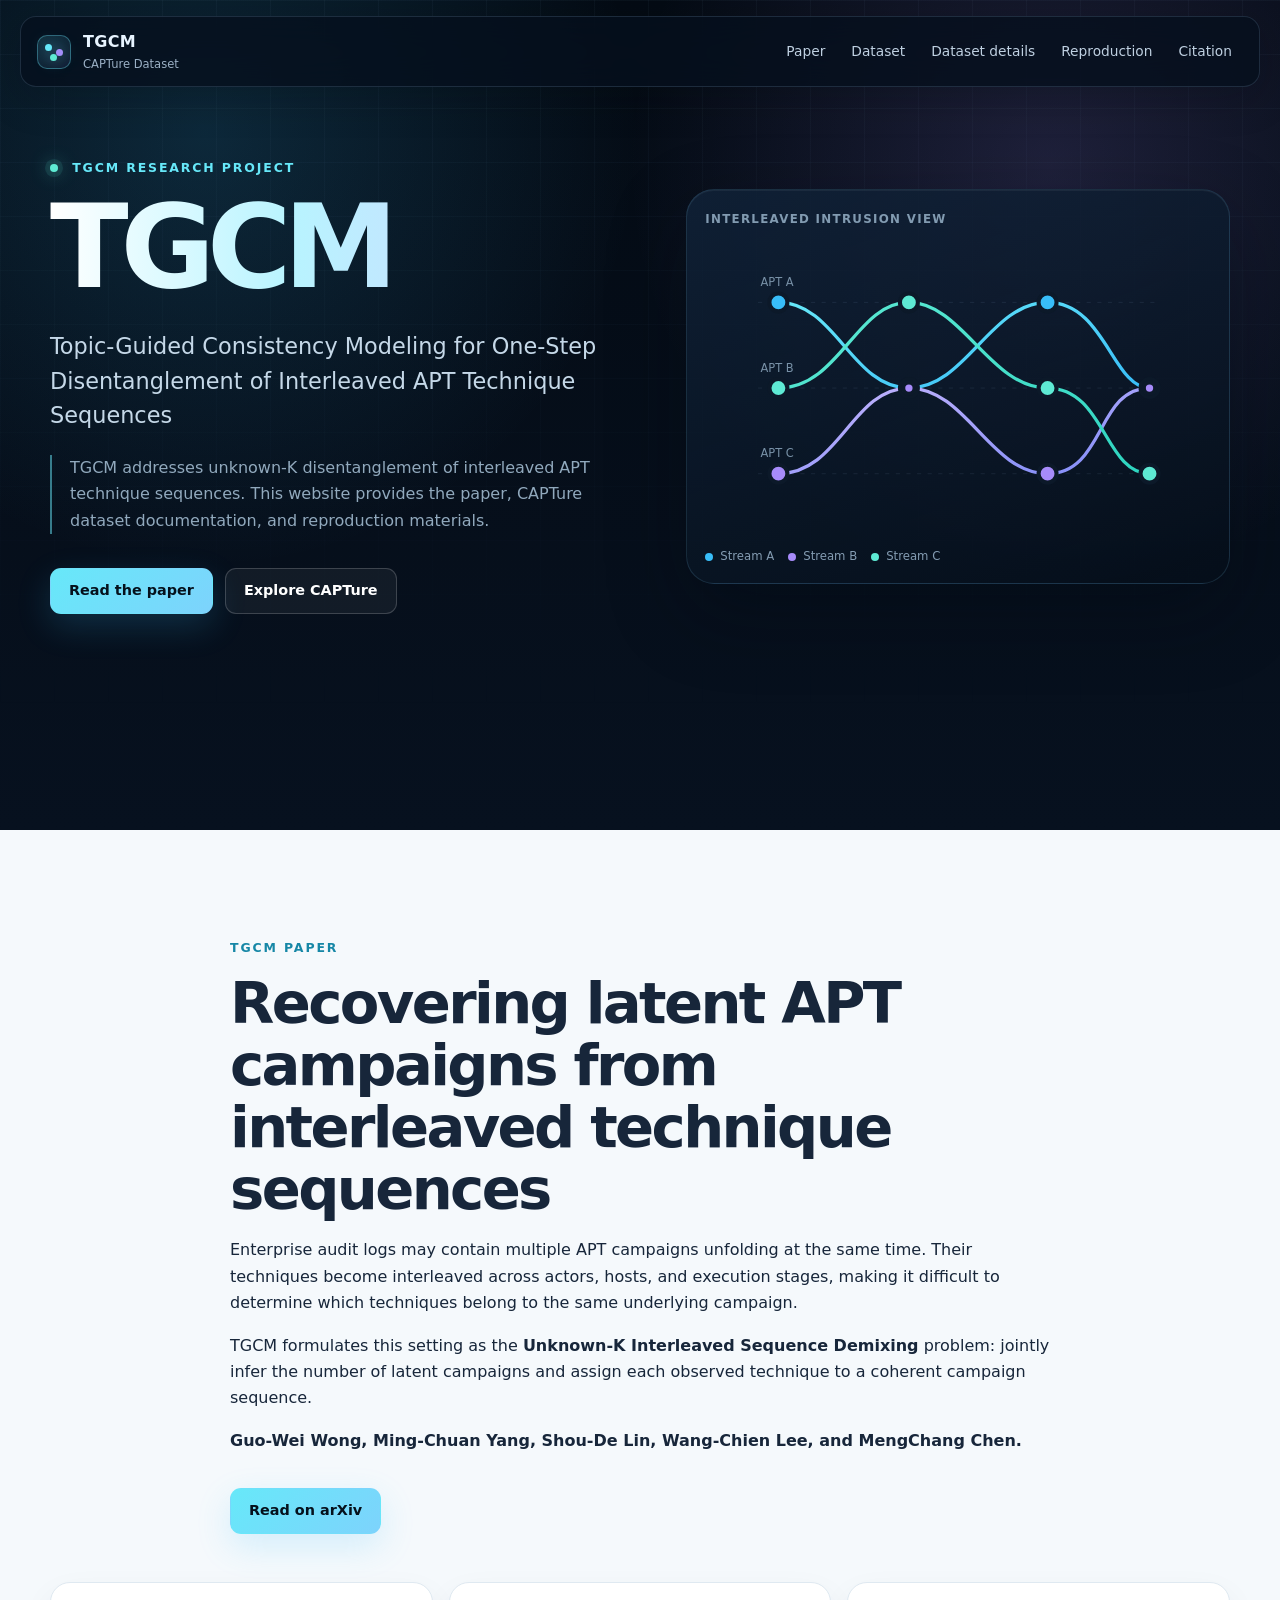
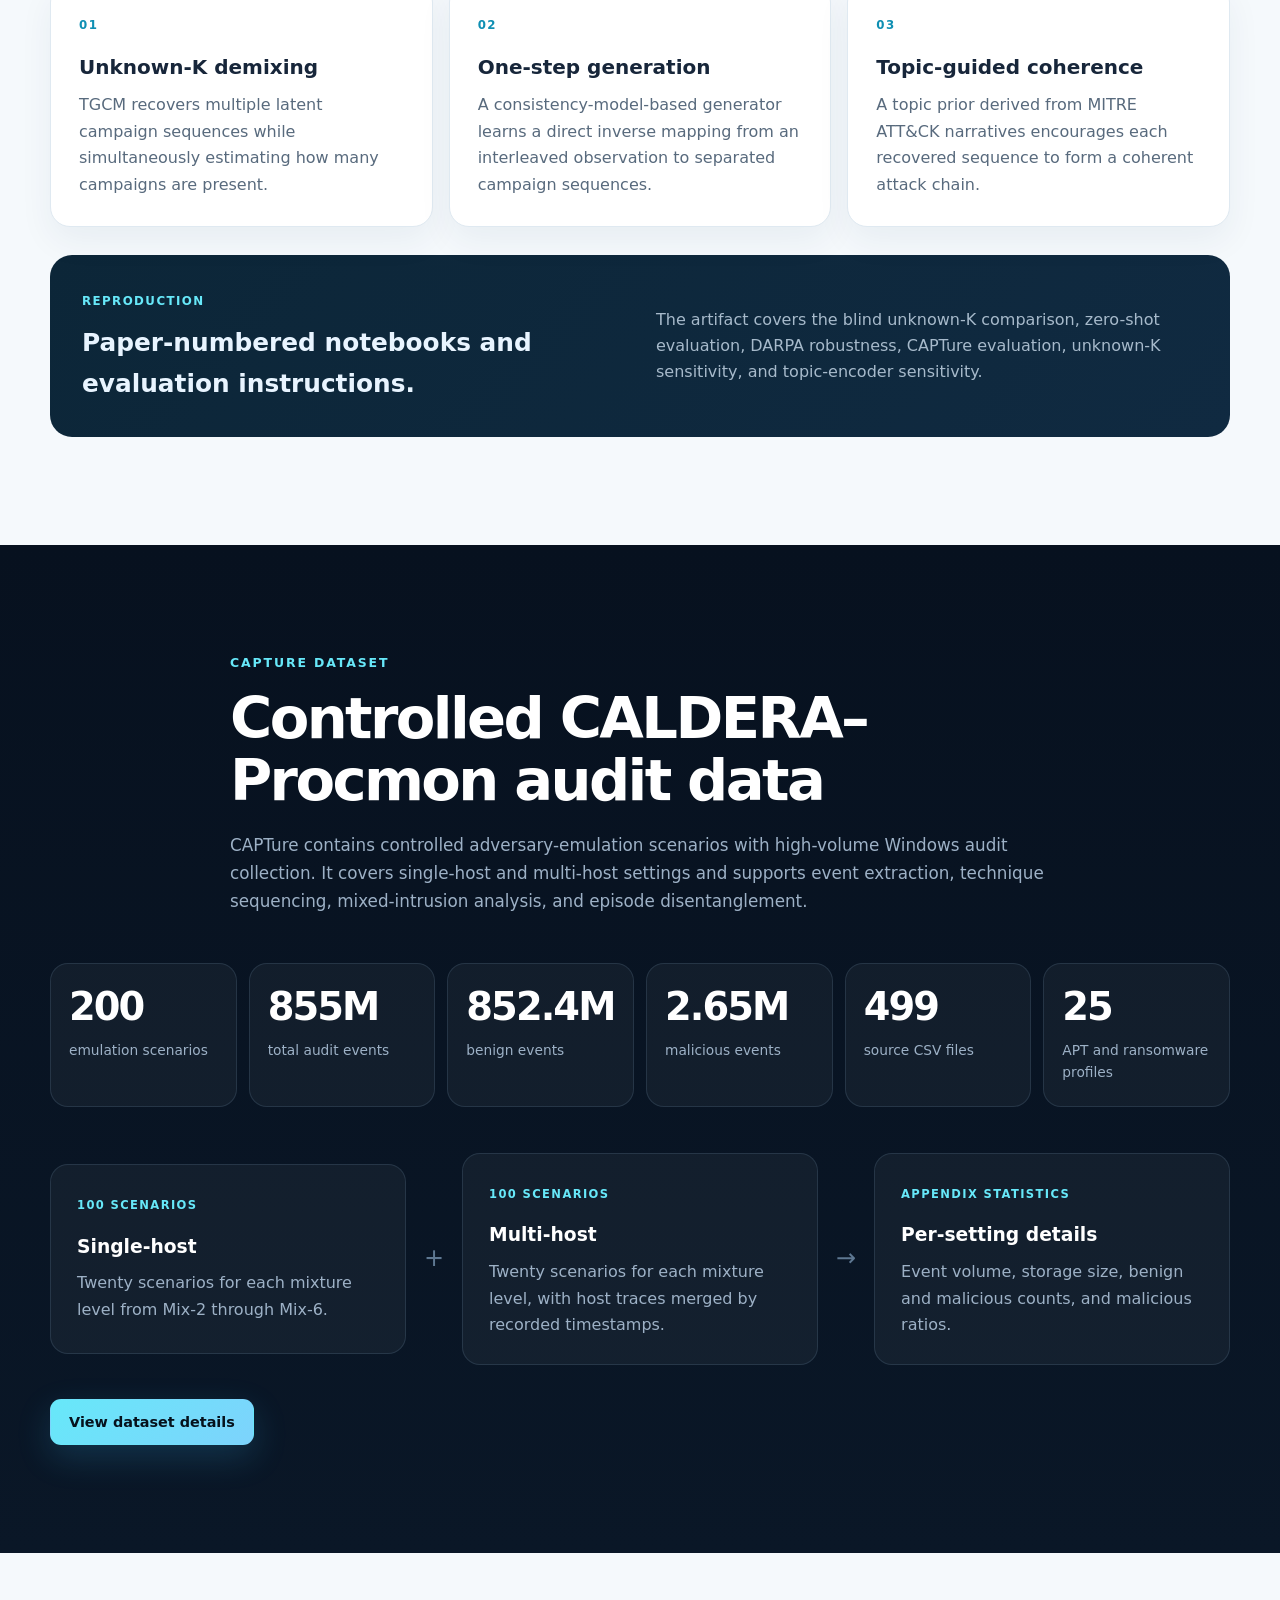
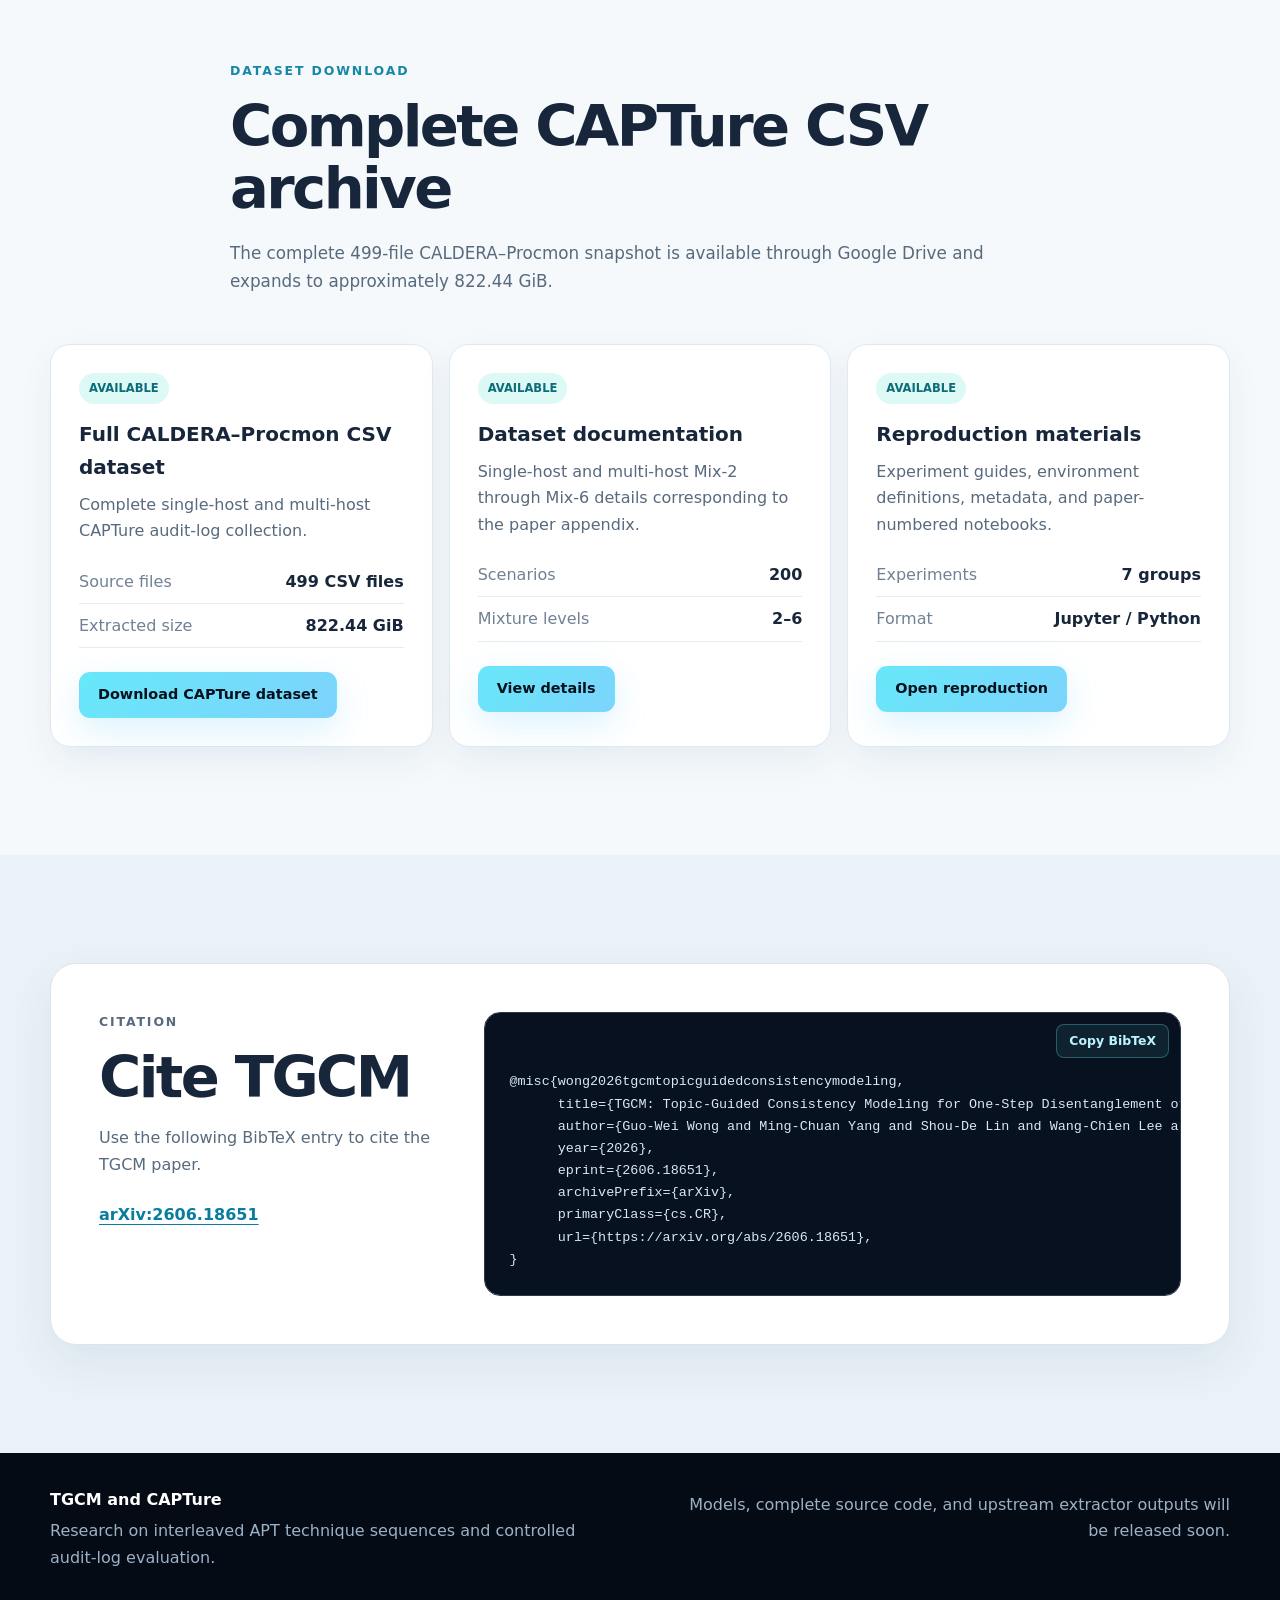
<file: index.html>
<!doctype html>
<html lang="en">
<head>
  <meta charset="utf-8">
  <meta name="viewport" content="width=device-width, initial-scale=1">
  <meta name="description" content="TGCM and CAPTure: topic-guided disentanglement of interleaved APT technique sequences and a controlled CALDERA–Procmon audit-log dataset.">
  <meta name="theme-color" content="#07111f">
  <title>TGCM | CAPTure Dataset</title>
  <link rel="stylesheet" href="styles.css">
  <link rel="stylesheet" href="citation.css">
  <script defer src="app.js"></script>
</head>
<body>
  <a class="skip-link" href="#main">Skip to content</a>
  <header class="site-header">
    <a class="brand" href="#top" aria-label="TGCM home">
      <span class="brand-mark" aria-hidden="true"><i></i><i></i><i></i></span>
      <span><strong>TGCM</strong><small>CAPTure Dataset</small></span>
    </a>
    <button class="nav-toggle" type="button" aria-expanded="false" aria-controls="site-nav">Menu</button>
    <nav id="site-nav" class="site-nav" aria-label="Primary navigation">
      <a href="#overview">Paper</a>
      <a href="#dataset">Dataset</a>
      <a href="dataset/">Dataset details</a>
      <a href="reproduction/">Reproduction</a>
      <a href="#citation">Citation</a>
    </nav>
  </header>

  <main id="main">
    <section id="top" class="hero">
      <div class="hero-grid">
        <div class="hero-copy">
          <p class="eyebrow"><span class="status-dot"></span> TGCM research project</p>
          <h1>TGCM</h1>
          <p class="hero-title">Topic-Guided Consistency Modeling for One-Step Disentanglement of Interleaved APT Technique Sequences</p>
          <p class="hero-note">TGCM addresses unknown-K disentanglement of interleaved APT technique sequences. This website provides the paper, CAPTure dataset documentation, and reproduction materials.</p>
          <div class="hero-actions">
            <a class="button button-primary" href="https://arxiv.org/abs/2606.18651" target="_blank" rel="noopener">Read the paper</a>
            <a class="button button-secondary" href="#dataset">Explore CAPTure</a>
          </div>
        </div>

        <div class="graph-panel" aria-label="Illustration of interleaved attack streams">
          <div class="graph-label">Interleaved intrusion view</div>
          <svg viewBox="0 0 620 390" role="img" aria-labelledby="graph-title graph-desc">
            <title id="graph-title">Interleaved attack event graph</title>
            <desc id="graph-desc">Three event paths cross hosts and form a mixed intrusion sequence.</desc>
            <defs>
              <linearGradient id="edge-a" x1="0" y1="0" x2="1" y2="1"><stop offset="0" stop-color="#67e8f9"/><stop offset="1" stop-color="#38bdf8"/></linearGradient>
              <linearGradient id="edge-b" x1="0" y1="0" x2="1" y2="1"><stop offset="0" stop-color="#c4b5fd"/><stop offset="1" stop-color="#818cf8"/></linearGradient>
              <linearGradient id="edge-c" x1="0" y1="0" x2="1" y2="1"><stop offset="0" stop-color="#5eead4"/><stop offset="1" stop-color="#2dd4bf"/></linearGradient>
            </defs>
            <g class="host-lines"><line x1="65" y1="90" x2="555" y2="90"/><line x1="65" y1="195" x2="555" y2="195"/><line x1="65" y1="300" x2="555" y2="300"/></g>
            <g class="edge edge-a"><path d="M90,90 C160,90 180,195 250,195 S350,90 420,90 S500,195 545,195"/></g>
            <g class="edge edge-b"><path d="M90,300 C165,300 180,195 250,195 S350,300 420,300 S480,195 545,195"/></g>
            <g class="edge edge-c"><path d="M90,195 C165,195 185,90 250,90 S350,195 420,195 S490,300 545,300"/></g>
            <g class="nodes path-a"><circle cx="90" cy="90" r="11"/><circle cx="250" cy="195" r="11"/><circle cx="420" cy="90" r="11"/><circle cx="545" cy="195" r="11"/></g>
            <g class="nodes path-b"><circle cx="90" cy="300" r="11"/><circle cx="250" cy="195" r="7"/><circle cx="420" cy="300" r="11"/><circle cx="545" cy="195" r="7"/></g>
            <g class="nodes path-c"><circle cx="90" cy="195" r="11"/><circle cx="250" cy="90" r="11"/><circle cx="420" cy="195" r="11"/><circle cx="545" cy="300" r="11"/></g>
            <g class="host-labels"><text x="68" y="70">APT A</text><text x="68" y="175">APT B</text><text x="68" y="280">APT C</text></g>
          </svg>
          <div class="graph-legend"><span><i class="legend-a"></i> Stream A</span><span><i class="legend-b"></i> Stream B</span><span><i class="legend-c"></i> Stream C</span></div>
        </div>
      </div>
    </section>

    <section id="overview" class="section">
      <div class="section-heading">
        <p class="eyebrow">TGCM paper</p>
        <h2>Recovering latent APT campaigns from interleaved technique sequences</h2>
        <p>Enterprise audit logs may contain multiple APT campaigns unfolding at the same time. Their techniques become interleaved across actors, hosts, and execution stages, making it difficult to determine which techniques belong to the same underlying campaign.</p>
        <p>TGCM formulates this setting as the <strong>Unknown-K Interleaved Sequence Demixing</strong> problem: jointly infer the number of latent campaigns and assign each observed technique to a coherent campaign sequence.</p>
        <p><strong>Guo-Wei Wong, Ming-Chuan Yang, Shou-De Lin, Wang-Chien Lee, and MengChang Chen.</strong></p>
        <div class="hero-actions">
          <a class="button button-primary" href="https://arxiv.org/abs/2606.18651" target="_blank" rel="noopener">Read on arXiv</a>
        </div>
      </div>
      <div class="feature-grid">
        <article><span>01</span><h3>Unknown-K demixing</h3><p>TGCM recovers multiple latent campaign sequences while simultaneously estimating how many campaigns are present.</p></article>
        <article><span>02</span><h3>One-step generation</h3><p>A consistency-model-based generator learns a direct inverse mapping from an interleaved observation to separated campaign sequences.</p></article>
        <article><span>03</span><h3>Topic-guided coherence</h3><p>A topic prior derived from MITRE ATT&amp;CK narratives encourages each recovered sequence to form a coherent attack chain.</p></article>
      </div>
      <div class="integrity-callout">
        <div><span>Reproduction</span><h3>Paper-numbered notebooks and evaluation instructions.</h3></div>
        <p>The artifact covers the blind unknown-K comparison, zero-shot evaluation, DARPA robustness, CAPTure evaluation, unknown-K sensitivity, and topic-encoder sensitivity.</p>
      </div>
    </section>

    <section id="dataset" class="section section-dark">
      <div class="section-heading">
        <p class="eyebrow">CAPTure dataset</p>
        <h2>Controlled CALDERA–Procmon audit data</h2>
        <p>CAPTure contains controlled adversary-emulation scenarios with high-volume Windows audit collection. It covers single-host and multi-host settings and supports event extraction, technique sequencing, mixed-intrusion analysis, and episode disentanglement.</p>
      </div>
      <div class="stats-grid">
        <article><strong>200</strong><span>emulation scenarios</span></article>
        <article><strong>855M</strong><span>total audit events</span></article>
        <article><strong>852.4M</strong><span>benign events</span></article>
        <article><strong>2.65M</strong><span>malicious events</span></article>
        <article><strong>499</strong><span>source CSV files</span></article>
        <article><strong>25</strong><span>APT and ransomware profiles</span></article>
      </div>
      <div class="pipeline" role="list" aria-label="CAPTure data settings">
        <article role="listitem"><span>100 scenarios</span><h3>Single-host</h3><p>Twenty scenarios for each mixture level from Mix-2 through Mix-6.</p></article>
        <div class="pipeline-arrow" aria-hidden="true">+</div>
        <article role="listitem"><span>100 scenarios</span><h3>Multi-host</h3><p>Twenty scenarios for each mixture level, with host traces merged by recorded timestamps.</p></article>
        <div class="pipeline-arrow" aria-hidden="true">→</div>
        <article role="listitem"><span>Appendix statistics</span><h3>Per-setting details</h3><p>Event volume, storage size, benign and malicious counts, and malicious ratios.</p></article>
      </div>
      <div class="hero-actions"><a class="button button-primary" href="dataset/">View dataset details</a></div>
    </section>

    <section id="downloads" class="section">
      <div class="section-heading">
        <p class="eyebrow">Dataset download</p>
        <h2>Complete CAPTure CSV archive</h2>
        <p>The complete 499-file CALDERA–Procmon snapshot is available through Google Drive and expands to approximately 822.44 GiB.</p>
      </div>
      <div class="download-grid">
        <article class="download-card available">
          <div class="download-status">Available</div><h3>Full CALDERA–Procmon CSV dataset</h3><p>Complete single-host and multi-host CAPTure audit-log collection.</p>
          <dl><div><dt>Source files</dt><dd>499 CSV files</dd></div><div><dt>Extracted size</dt><dd>822.44 GiB</dd></div></dl>
          <a class="button button-primary" href="https://drive.google.com/file/d/1a9aYk9uXbi1I6miggYp2U1fT8HG6xNcZ/view?usp=sharing" target="_blank" rel="noopener">Download CAPTure dataset</a>
        </article>
        <article class="download-card available">
          <div class="download-status">Available</div><h3>Dataset documentation</h3><p>Single-host and multi-host Mix-2 through Mix-6 details corresponding to the paper appendix.</p>
          <dl><div><dt>Scenarios</dt><dd>200</dd></div><div><dt>Mixture levels</dt><dd>2–6</dd></div></dl>
          <a class="button button-primary" href="dataset/">View details</a>
        </article>
        <article class="download-card available">
          <div class="download-status">Available</div><h3>Reproduction materials</h3><p>Experiment guides, environment definitions, metadata, and paper-numbered notebooks.</p>
          <dl><div><dt>Experiments</dt><dd>7 groups</dd></div><div><dt>Format</dt><dd>Jupyter / Python</dd></div></dl>
          <a class="button button-primary" href="reproduction/">Open reproduction</a>
        </article>
      </div>
    </section>

    <section id="citation" class="section section-citation">
      <div class="citation-card citation-card-wide">
        <div class="citation-heading"><p class="eyebrow">Citation</p><h2>Cite TGCM</h2><p>Use the following BibTeX entry to cite the TGCM paper.</p><a href="https://arxiv.org/abs/2606.18651" target="_blank" rel="noopener">arXiv:2606.18651</a></div>
        <div class="bibtex-panel">
          <button class="copy-button" type="button" data-copy-target="tgcm-bibtex">Copy BibTeX</button>
          <pre id="tgcm-bibtex"><code>@misc{wong2026tgcmtopicguidedconsistencymodeling,
      title={TGCM: Topic-Guided Consistency Modeling for One-Step Disentanglement of Interleaved APT Technique Sequences}, 
      author={Guo-Wei Wong and Ming-Chuan Yang and Shou-De Lin and Wang-Chien Lee and Meng Chang Chen},
      year={2026},
      eprint={2606.18651},
      archivePrefix={arXiv},
      primaryClass={cs.CR},
      url={https://arxiv.org/abs/2606.18651}, 
}</code></pre>
        </div>
      </div>
    </section>
  </main>
  <footer class="site-footer"><div><strong>TGCM and CAPTure</strong><p>Research on interleaved APT technique sequences and controlled audit-log evaluation.</p></div><p>Models, complete source code, and upstream extractor outputs will be released soon.</p></footer>
</body>
</html>
</file>
<file: styles.css>
:root{--bg:#07111f;--deep:#040b14;--panel:#0d1b2c;--text:#e8f4ff;--muted:#9bb0c5;--cyan:#67e8f9;--blue:#38bdf8;--violet:#a78bfa;--teal:#5eead4;--paper:#f5f9fc;--ink:#17263a;--soft:#586a7d;--line:rgba(148,184,218,.18);--radius:20px;--max:1180px;--shadow:0 28px 80px rgba(1,8,18,.32)}*{box-sizing:border-box}html{scroll-behavior:smooth}body{margin:0;background:var(--paper);color:var(--ink);font-family:Inter,ui-sans-serif,system-ui,-apple-system,BlinkMacSystemFont,"Segoe UI",sans-serif;line-height:1.65;text-rendering:optimizeLegibility}a{color:inherit}.skip-link{position:fixed;z-index:999;top:12px;left:12px;transform:translateY(-150%);padding:10px 14px;border-radius:8px;background:white;color:#07111f;font-weight:700}.skip-link:focus{transform:none}.site-header{position:fixed;z-index:100;top:16px;left:50%;transform:translateX(-50%);display:flex;align-items:center;justify-content:space-between;width:min(calc(100% - 36px),1240px);padding:12px 16px;border:1px solid rgba(173,218,255,.14);border-radius:16px;background:rgba(6,16,29,.8);box-shadow:0 10px 40px rgba(1,7,15,.22);backdrop-filter:blur(16px)}.brand{display:inline-flex;align-items:center;gap:12px;color:var(--text);text-decoration:none}.brand strong,.brand small{display:block}.brand strong{font-size:1rem;letter-spacing:.02em}.brand small{color:var(--muted);font-size:.72rem}.brand-mark{position:relative;width:34px;height:34px;border:1px solid rgba(103,232,249,.35);border-radius:10px;background:linear-gradient(145deg,rgba(103,232,249,.14),rgba(167,139,250,.08))}.brand-mark i{position:absolute;width:7px;height:7px;border-radius:50%;background:var(--cyan);box-shadow:0 0 16px rgba(103,232,249,.6)}.brand-mark i:nth-child(1){left:7px;top:8px}.brand-mark i:nth-child(2){right:7px;top:13px;background:var(--violet)}.brand-mark i:nth-child(3){left:12px;bottom:7px;background:var(--teal)}.site-nav{display:flex;align-items:center;gap:4px}.site-nav a{padding:8px 11px;border-radius:9px;color:#bfd0e1;font-size:.86rem;text-decoration:none}.site-nav a:hover,.site-nav a:focus-visible{color:white;background:rgba(255,255,255,.07);outline:none}.nav-toggle{display:none;border:1px solid rgba(255,255,255,.14);border-radius:9px;padding:8px 11px;color:white;background:transparent;font:inherit}.hero{position:relative;min-height:830px;padding:158px 24px 100px;color:var(--text);background:radial-gradient(circle at 16% 16%,rgba(56,189,248,.16),transparent 34%),radial-gradient(circle at 82% 20%,rgba(167,139,250,.16),transparent 34%),linear-gradient(180deg,var(--deep),var(--bg));overflow:hidden}.hero:before{content:"";position:absolute;inset:0;background-image:linear-gradient(rgba(131,173,211,.05) 1px,transparent 1px),linear-gradient(90deg,rgba(131,173,211,.05) 1px,transparent 1px);background-size:54px 54px;mask-image:linear-gradient(to bottom,black,transparent 88%);pointer-events:none}.hero-grid{position:relative;z-index:1;display:grid;grid-template-columns:minmax(0,1fr) minmax(440px,.95fr);gap:64px;align-items:center;width:min(100%,var(--max));margin:auto}.eyebrow{margin:0 0 14px;color:#1687a6;font-size:.78rem;font-weight:800;letter-spacing:.15em;text-transform:uppercase}.hero .eyebrow,.section-dark .eyebrow,.section-roadmap .eyebrow{color:var(--cyan)}.status-dot{display:inline-block;width:8px;height:8px;margin-right:8px;border-radius:50%;background:var(--teal);box-shadow:0 0 0 5px rgba(94,234,212,.1),0 0 18px rgba(94,234,212,.75)}.hero h1{margin:0;font-size:clamp(4.5rem,9vw,8.2rem);line-height:.94;letter-spacing:-.07em;background:linear-gradient(90deg,#fff 0%,#b8f4ff 42%,#d5ccff 100%);-webkit-background-clip:text;background-clip:text;color:transparent}.hero-title{max-width:760px;margin:28px 0 0;color:#c5d8e8;font-size:clamp(1.12rem,2vw,1.4rem);line-height:1.55}.hero-note{max-width:700px;margin:22px 0 0;padding-left:18px;border-left:2px solid rgba(103,232,249,.5);color:#91a9bd}.hero-actions{display:flex;flex-wrap:wrap;gap:12px;margin-top:34px}.button{display:inline-flex;align-items:center;justify-content:center;min-height:46px;padding:0 18px;border:1px solid transparent;border-radius:11px;font:inherit;font-size:.9rem;font-weight:750;text-decoration:none;transition:transform .16s ease}.button:hover{transform:translateY(-2px)}.button-primary{color:#05111c;background:linear-gradient(135deg,var(--cyan),#7dd3fc);box-shadow:0 12px 34px rgba(56,189,248,.18)}.button-secondary{border-color:rgba(255,255,255,.18);color:white;background:rgba(255,255,255,.05)}.button-disabled{width:100%;color:#728294;border-color:rgba(135,156,178,.18);background:rgba(125,145,165,.07);cursor:not-allowed}.button-disabled:hover{transform:none}.graph-panel{position:relative;padding:20px 18px 16px;border:1px solid rgba(125,211,252,.14);border-radius:28px;background:linear-gradient(160deg,rgba(16,34,56,.86),rgba(5,14,25,.75));box-shadow:var(--shadow),inset 0 1px 0 rgba(255,255,255,.05);overflow:hidden}.graph-label{color:#829bb1;font-size:.74rem;font-weight:700;letter-spacing:.11em;text-transform:uppercase}.graph-panel svg{display:block;width:100%;height:auto}.host-lines line{stroke:rgba(148,184,218,.12);stroke-width:1;stroke-dasharray:5 8}.edge path{fill:none;stroke-width:4;stroke-linecap:round}.edge-a path{stroke:url(#edge-a)}.edge-b path{stroke:url(#edge-b)}.edge-c path{stroke:url(#edge-c)}.nodes circle{stroke:#0c1929;stroke-width:5}.path-a circle{fill:var(--blue)}.path-b circle{fill:var(--violet)}.path-c circle{fill:var(--teal)}.host-labels text{fill:#7891a7;font-size:14px}.graph-legend{display:flex;flex-wrap:wrap;gap:14px;color:#849cb2;font-size:.73rem}.graph-legend span{display:inline-flex;align-items:center;gap:7px}.graph-legend i{width:8px;height:8px;border-radius:50%}.legend-a{background:var(--blue)}.legend-b{background:var(--violet)}.legend-c{background:var(--teal)}.section{padding:108px 24px}.section>*{width:min(100%,var(--max));margin-left:auto;margin-right:auto}.section-heading{max-width:820px;margin-bottom:48px}.section-heading h2,.citation-card h2{margin:0;font-size:clamp(2.1rem,4.5vw,4rem);line-height:1.08;letter-spacing:-.045em}.section-heading>p:last-child{margin:20px 0 0;color:var(--soft);font-size:1.05rem}.section-dark{color:var(--text);background:linear-gradient(180deg,#07111f,#0a1727)}.section-dark .section-heading h2{color:white}.section-dark .section-heading>p:last-child{color:#9db1c6}.feature-grid,.roadmap-grid,.download-grid{display:grid;grid-template-columns:repeat(3,1fr);gap:16px}.feature-grid article,.roadmap-grid article,.download-card{padding:28px;border:1px solid #dfe9f1;border-radius:var(--radius);background:white;box-shadow:0 14px 34px rgba(21,51,78,.06)}.feature-grid article>span,.roadmap-grid article>span{color:#0f8fb3;font-size:.74rem;font-weight:800;letter-spacing:.12em;text-transform:uppercase}.feature-grid h3,.roadmap-grid h3,.download-card h3{margin:14px 0 8px;font-size:1.25rem}.feature-grid p,.roadmap-grid p,.download-card p{margin:0;color:var(--soft)}.stats-grid{display:grid;grid-template-columns:repeat(6,1fr);gap:12px}.stats-grid article{min-height:138px;padding:22px 18px;border:1px solid rgba(173,218,255,.12);border-radius:18px;background:rgba(255,255,255,.045)}.stats-grid strong{display:block;color:white;font-size:clamp(1.65rem,3vw,2.55rem);line-height:1.1;letter-spacing:-.05em}.stats-grid span{display:block;margin-top:10px;color:#9db1c6;font-size:.86rem}.pipeline{display:grid;grid-template-columns:1fr auto 1fr auto 1fr;gap:18px;align-items:center;margin-top:46px}.pipeline article{min-height:190px;padding:26px;border:1px solid rgba(173,218,255,.12);border-radius:18px;background:rgba(255,255,255,.045)}.pipeline article>span{color:var(--cyan);font-size:.72rem;font-weight:800;letter-spacing:.12em;text-transform:uppercase}.pipeline h3{margin:14px 0 8px;color:white}.pipeline p{margin:0;color:#9db1c6}.pipeline-arrow{color:#5e7892;font-size:1.5rem}.download-status{display:inline-flex;padding:6px 10px;border-radius:999px;color:#0d6c79;background:#dcf9f5;font-size:.72rem;font-weight:800;text-transform:uppercase}.download-card dl{margin:24px 0;display:grid;gap:9px}.download-card dl div{display:flex;justify-content:space-between;gap:18px;padding-bottom:8px;border-bottom:1px solid #e4ebf1}.download-card dt{color:#718194}.download-card dd{margin:0;font-weight:700;text-align:right}.integrity-callout{display:grid;grid-template-columns:1fr 1fr;gap:32px;align-items:center;margin-top:28px;padding:32px;border-radius:22px;color:var(--text);background:linear-gradient(135deg,#0c2638,#102a41)}.integrity-callout span{color:var(--cyan);font-size:.74rem;font-weight:800;letter-spacing:.12em;text-transform:uppercase}.integrity-callout h3{margin:10px 0 0;font-size:1.55rem}.integrity-callout p{margin:0;color:#a7bacb}.section-roadmap{color:var(--text);background:#091422}.section-roadmap .section-heading h2{color:white}.section-roadmap .section-heading>p:last-child{color:#9db1c6}.roadmap-grid article{border-color:rgba(173,218,255,.12);background:rgba(255,255,255,.045);box-shadow:none}.roadmap-grid h3{color:white}.roadmap-grid p{color:#9db1c6}.roadmap-grid article>span{color:var(--cyan)}.section-citation{background:#eaf2f7}.citation-card{display:grid;grid-template-columns:1.35fr .65fr;gap:50px;padding:48px;border:1px solid #d9e5ed;border-radius:26px;background:white;box-shadow:0 18px 44px rgba(21,51,78,.07)}.citation-card p{color:var(--soft)}.citation-meta{display:grid;gap:12px}.citation-meta div{padding:14px 16px;border-radius:12px;background:#f2f7fa}.citation-meta span,.citation-meta strong{display:block}.citation-meta span{color:#718194;font-size:.76rem;text-transform:uppercase}.citation-meta strong{margin-top:3px}.site-footer{display:flex;justify-content:space-between;gap:30px;padding:34px max(24px,calc((100% - var(--max))/2));color:#9db1c6;background:#040b14}.site-footer strong{color:white}.site-footer p{margin:5px 0 0;max-width:560px}.site-footer>p{text-align:right}@media(max-width:980px){.hero-grid{grid-template-columns:1fr;gap:46px}.graph-panel{max-width:700px}.stats-grid{grid-template-columns:repeat(3,1fr)}.feature-grid,.roadmap-grid,.download-grid{grid-template-columns:1fr 1fr}.pipeline{grid-template-columns:1fr}.pipeline-arrow{transform:rotate(90deg);text-align:center}.citation-card{grid-template-columns:1fr}}@media(max-width:700px){.site-header{top:10px}.nav-toggle{display:block}.site-nav{position:absolute;top:calc(100% + 8px);left:0;right:0;display:none;flex-direction:column;align-items:stretch;padding:10px;border:1px solid rgba(173,218,255,.14);border-radius:14px;background:#081524}.site-nav.open{display:flex}.site-nav a{padding:11px 12px}.hero{min-height:auto;padding:138px 20px 76px}.hero h1{font-size:clamp(4rem,24vw,6rem)}.section{padding:78px 20px}.stats-grid,.feature-grid,.roadmap-grid,.download-grid{grid-template-columns:1fr}.integrity-callout{grid-template-columns:1fr}.citation-card{padding:30px}.site-footer{flex-direction:column}.site-footer>p{text-align:left}}
</file>
<file: citation.css>
.citation-card-wide {
  grid-template-columns: minmax(260px, .65fr) minmax(0, 1.35fr);
  align-items: start;
}

.citation-heading a {
  display: inline-block;
  margin-top: 8px;
  color: #087da0;
  font-weight: 750;
  text-underline-offset: 4px;
}

.bibtex-panel {
  position: relative;
  min-width: 0;
}

.bibtex-panel pre {
  margin: 0;
  padding: 58px 24px 24px;
  overflow-x: auto;
  border: 1px solid #263b50;
  border-radius: 16px;
  color: #d8e8f7;
  background: #07111f;
  font: 0.84rem/1.65 "SFMono-Regular", Consolas, "Liberation Mono", monospace;
  white-space: pre;
}

.copy-button {
  position: absolute;
  z-index: 1;
  top: 12px;
  right: 12px;
  min-height: 34px;
  padding: 0 12px;
  border: 1px solid rgba(103, 232, 249, .3);
  border-radius: 8px;
  color: #bdf5ff;
  background: rgba(103, 232, 249, .08);
  font: inherit;
  font-size: .78rem;
  font-weight: 750;
  cursor: pointer;
}

.copy-button:hover,
.copy-button:focus-visible {
  border-color: rgba(103, 232, 249, .65);
  background: rgba(103, 232, 249, .14);
  outline: none;
}

@media (max-width: 980px) {
  .citation-card-wide {
    grid-template-columns: 1fr;
  }
}

@media (max-width: 700px) {
  .bibtex-panel pre {
    padding: 54px 18px 20px;
    font-size: .76rem;
  }
}
</file>
